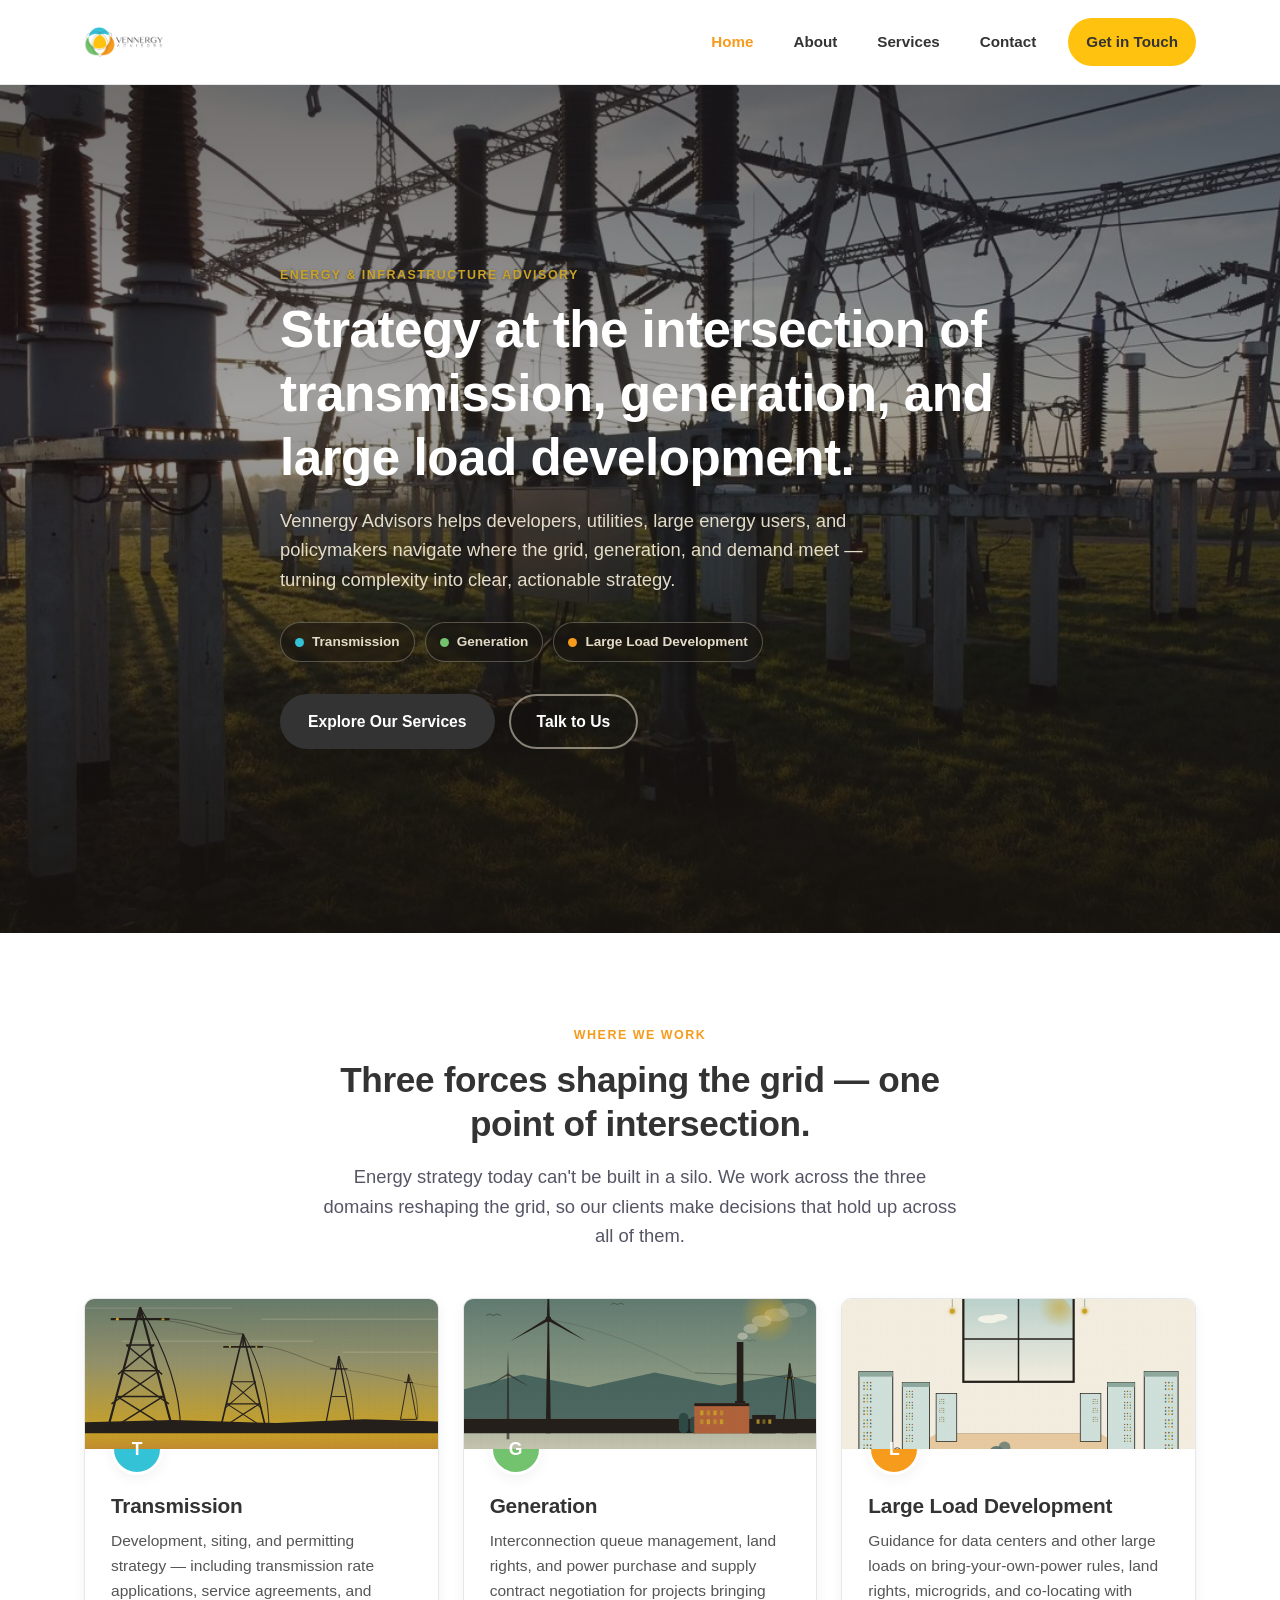
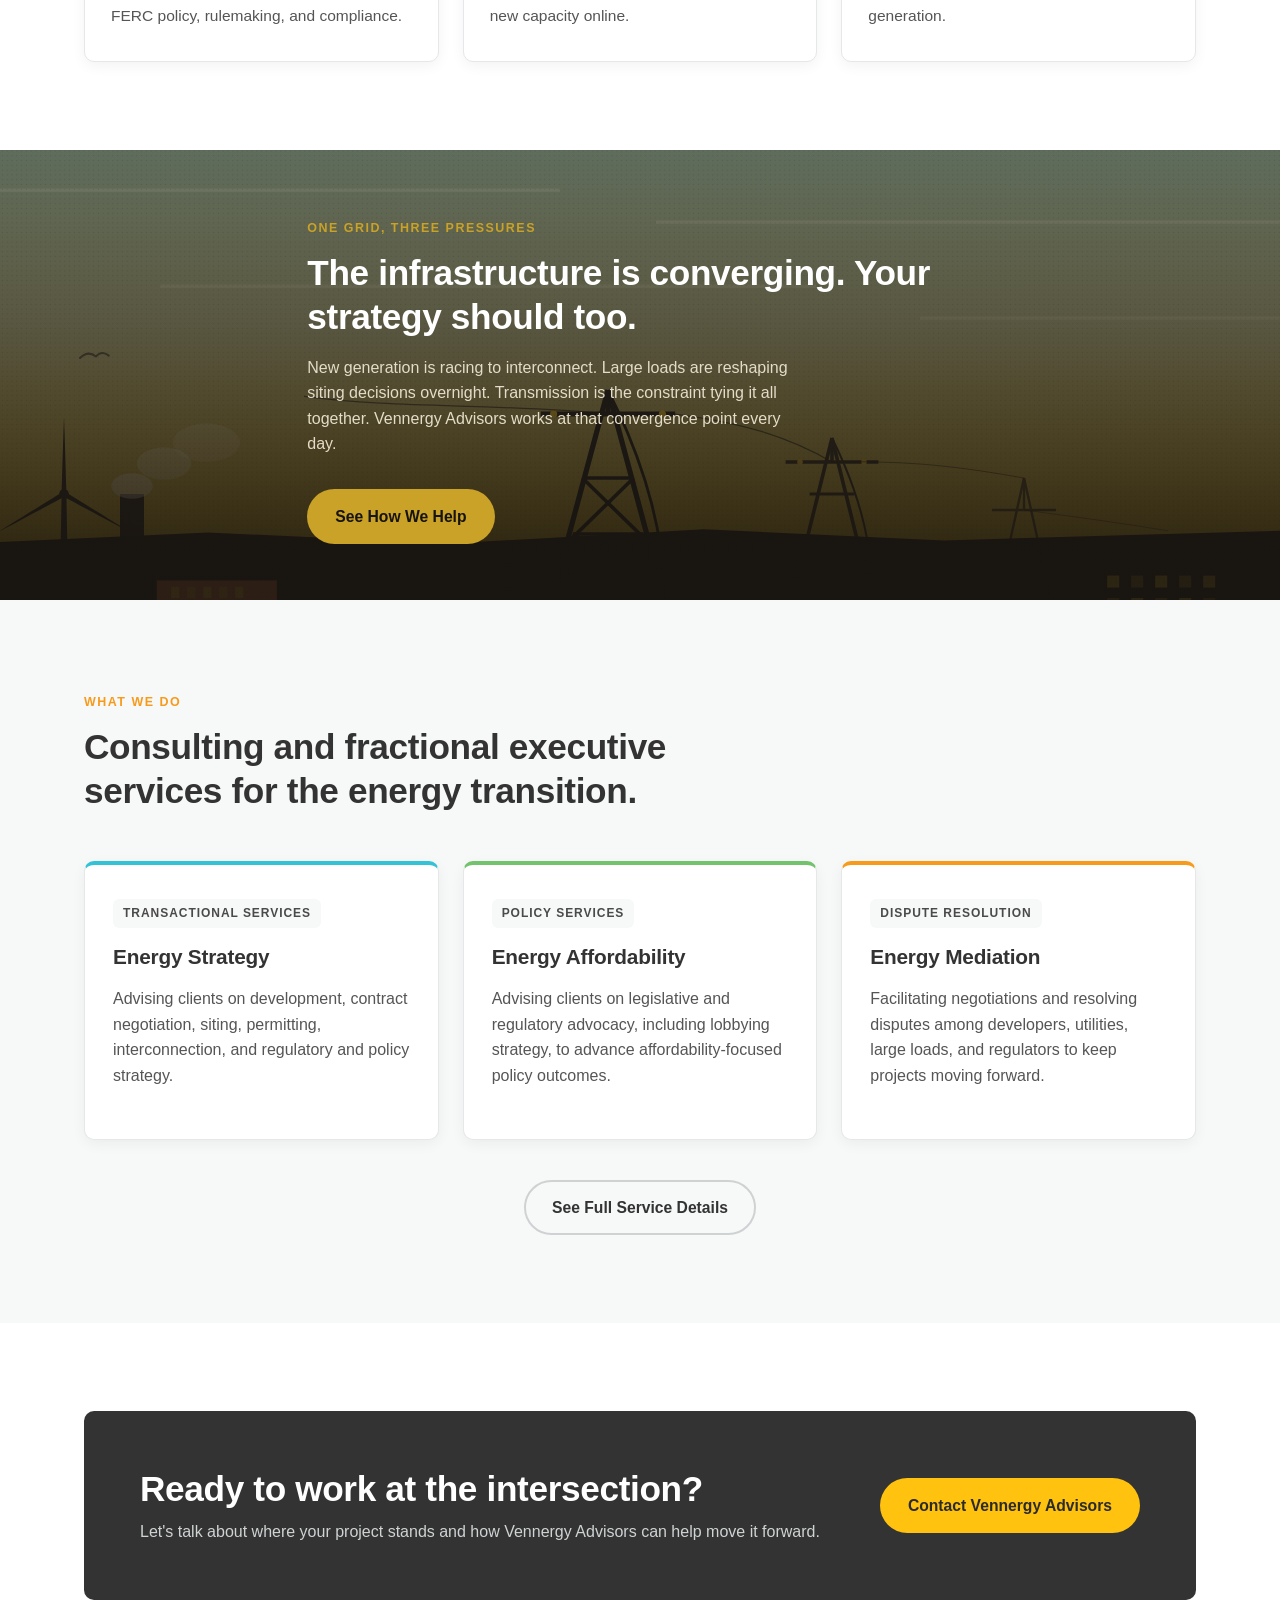
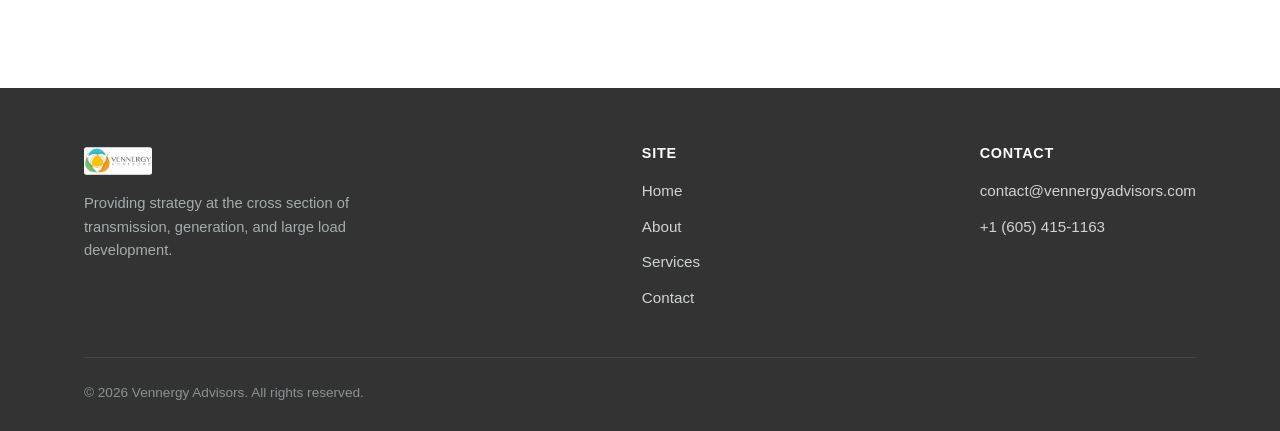
<file: index.html>
<!doctype html>
<html lang="en">
<head>
<meta charset="UTF-8">
<meta name="viewport" content="width=device-width, initial-scale=1.0">
<title>Vennergy Advisors | Strategy at the Intersection of Energy</title>
<meta name="description" content="Vennergy Advisors provides strategy at the cross section of transmission, generation, and large load development.">
<link rel="icon" type="image/png" href="assets/images/Vennergy_1500_Solo_Transparent.png">
<link rel="stylesheet" href="css/styles.css">
</head>
<body>

<header class="site-header">
  <div class="container">
    <a href="index.html" class="brand">
      <img src="assets/images/Vennergy_3000_Horiz_Transparent.png" alt="Vennergy Advisors">
    </a>
    <button class="nav-toggle" aria-label="Toggle navigation" aria-expanded="false">
      <span></span><span></span><span></span>
    </button>
    <nav class="main-nav">
      <ul>
        <li><a href="index.html" class="active">Home</a></li>
        <li><a href="about.html">About</a></li>
        <li><a href="services.html">Services</a></li>
        <li><a href="contact.html">Contact</a></li>
        <li><a href="contact.html" class="btn btn-accent">Get in Touch</a></li>
      </ul>
    </nav>
  </div>
</header>

<section class="hero hero-video">
  <video class="hero-video-bg" autoplay muted loop playsinline poster="assets/images/hero-poster.jpg">
    <source src="assets/video/transmission-hero.mp4" type="video/mp4">
  </video>
  <div class="hero-video-overlay"></div>
  <div class="container">
    <div class="hero-inner">
      <span class="eyebrow">Energy &amp; Infrastructure Advisory</span>
      <h1>Strategy at the intersection of transmission, generation, and large load development.</h1>
      <p class="lede">Vennergy Advisors helps developers, utilities, large energy users, and policymakers navigate where the grid, generation, and demand meet &mdash; turning complexity into clear, actionable strategy.</p>
      <div class="hero-badges">
        <span class="badge"><span class="dot dot-teal"></span>Transmission</span>
        <span class="badge"><span class="dot dot-green"></span>Generation</span>
        <span class="badge"><span class="dot dot-orange"></span>Large Load Development</span>
      </div>
      <div class="hero-cta">
        <a href="services.html" class="btn btn-primary">Explore Our Services</a>
        <a href="contact.html" class="btn btn-outline">Talk to Us</a>
      </div>
    </div>
  </div>
</section>

<section>
  <div class="container">
    <div class="section-head center">
      <span class="eyebrow">Where We Work</span>
      <h2>Three forces shaping the grid &mdash; one point of intersection.</h2>
      <p class="lede" style="margin-left:auto;margin-right:auto;">Energy strategy today can't be built in a silo. We work across the three domains reshaping the grid, so our clients make decisions that hold up across all of them.</p>
    </div>
    <div class="pillars">
      <div class="pillar">
        <img class="pillar-photo" src="energy-illustrations/electric-transmission.svg" alt="">
        <div class="pillar-body">
          <div class="ring ring-teal">T</div>
          <h3>Transmission</h3>
          <p>Development, siting, and permitting strategy &mdash; including transmission rate applications, service agreements, and FERC policy, rulemaking, and compliance.</p>
        </div>
      </div>
      <div class="pillar">
        <img class="pillar-photo" src="energy-illustrations/power-generation.svg" alt="">
        <div class="pillar-body">
          <div class="ring ring-green">G</div>
          <h3>Generation</h3>
          <p>Interconnection queue management, land rights, and power purchase and supply contract negotiation for projects bringing new capacity online.</p>
        </div>
      </div>
      <div class="pillar">
        <img class="pillar-photo" src="energy-illustrations/data-center.svg" alt="">
        <div class="pillar-body">
          <div class="ring ring-orange">L</div>
          <h3>Large Load Development</h3>
          <p>Guidance for data centers and other large loads on bring-your-own-power rules, land rights, microgrids, and co-locating with generation.</p>
        </div>
      </div>
    </div>
  </div>
</section>

<section class="duotone">
  <img class="duotone-bg" src="energy-illustrations/grid-convergence.svg" alt="">
  <div class="duotone-overlay"></div>
  <div class="container duotone-content">
    <span class="eyebrow">One Grid, Three Pressures</span>
    <h2>The infrastructure is converging. Your strategy should too.</h2>
    <p>New generation is racing to interconnect. Large loads are reshaping siting decisions overnight. Transmission is the constraint tying it all together. Vennergy Advisors works at that convergence point every day.</p>
    <div class="hero-cta">
      <a href="services.html" class="btn btn-accent">See How We Help</a>
    </div>
  </div>
</section>

<section class="section-alt">
  <div class="container">
    <div class="section-head">
      <span class="eyebrow">What We Do</span>
      <h2>Consulting and fractional executive services for the energy transition.</h2>
    </div>
    <div class="services-grid">
      <div class="service-card">
        <span class="tag">Transactional Services</span>
        <h3>Energy Strategy</h3>
        <p>Advising clients on development, contract negotiation, siting, permitting, interconnection, and regulatory and policy strategy.</p>
      </div>
      <div class="service-card card-green">
        <span class="tag">Policy Services</span>
        <h3>Energy Affordability</h3>
        <p>Advising clients on legislative and regulatory advocacy, including lobbying strategy, to advance affordability-focused policy outcomes.</p>
      </div>
      <div class="service-card card-orange">
        <span class="tag">Dispute Resolution</span>
        <h3>Energy Mediation</h3>
        <p>Facilitating negotiations and resolving disputes among developers, utilities, large loads, and regulators to keep projects moving forward.</p>
      </div>
    </div>
    <div style="text-align:center; margin-top: 40px;">
      <a href="services.html" class="btn btn-outline">See Full Service Details</a>
    </div>
  </div>
</section>

<section>
  <div class="container">
    <div class="cta-band">
      <div>
        <h2>Ready to work at the intersection?</h2>
        <p>Let's talk about where your project stands and how Vennergy Advisors can help move it forward.</p>
      </div>
      <a href="contact.html" class="btn btn-accent">Contact Vennergy Advisors</a>
    </div>
  </div>
</section>

<footer class="site-footer">
  <div class="container">
    <div class="footer-top">
      <div class="footer-brand">
        <img src="assets/images/Vennergy_3000_Horiz_White.png" alt="Vennergy Advisors">
        <p>Providing strategy at the cross section of transmission, generation, and large load development.</p>
      </div>
      <div class="footer-col">
        <h4>Site</h4>
        <ul>
          <li><a href="index.html">Home</a></li>
          <li><a href="about.html">About</a></li>
          <li><a href="services.html">Services</a></li>
          <li><a href="contact.html">Contact</a></li>
        </ul>
      </div>
      <div class="footer-col">
        <h4>Contact</h4>
        <ul>
          <li><a href="mailto:contact@vennergyadvisors.com">contact@vennergyadvisors.com</a></li>
          <li><a href="tel:+16054151163">+1 (605) 415-1163</a></li>
        </ul>
      </div>
    </div>
    <div class="footer-bottom">
      <span>&copy; <span id="year"></span> Vennergy Advisors. All rights reserved.</span>
    </div>
  </div>
</footer>

<script src="js/main.js"></script>
</body>
</html>
</file>
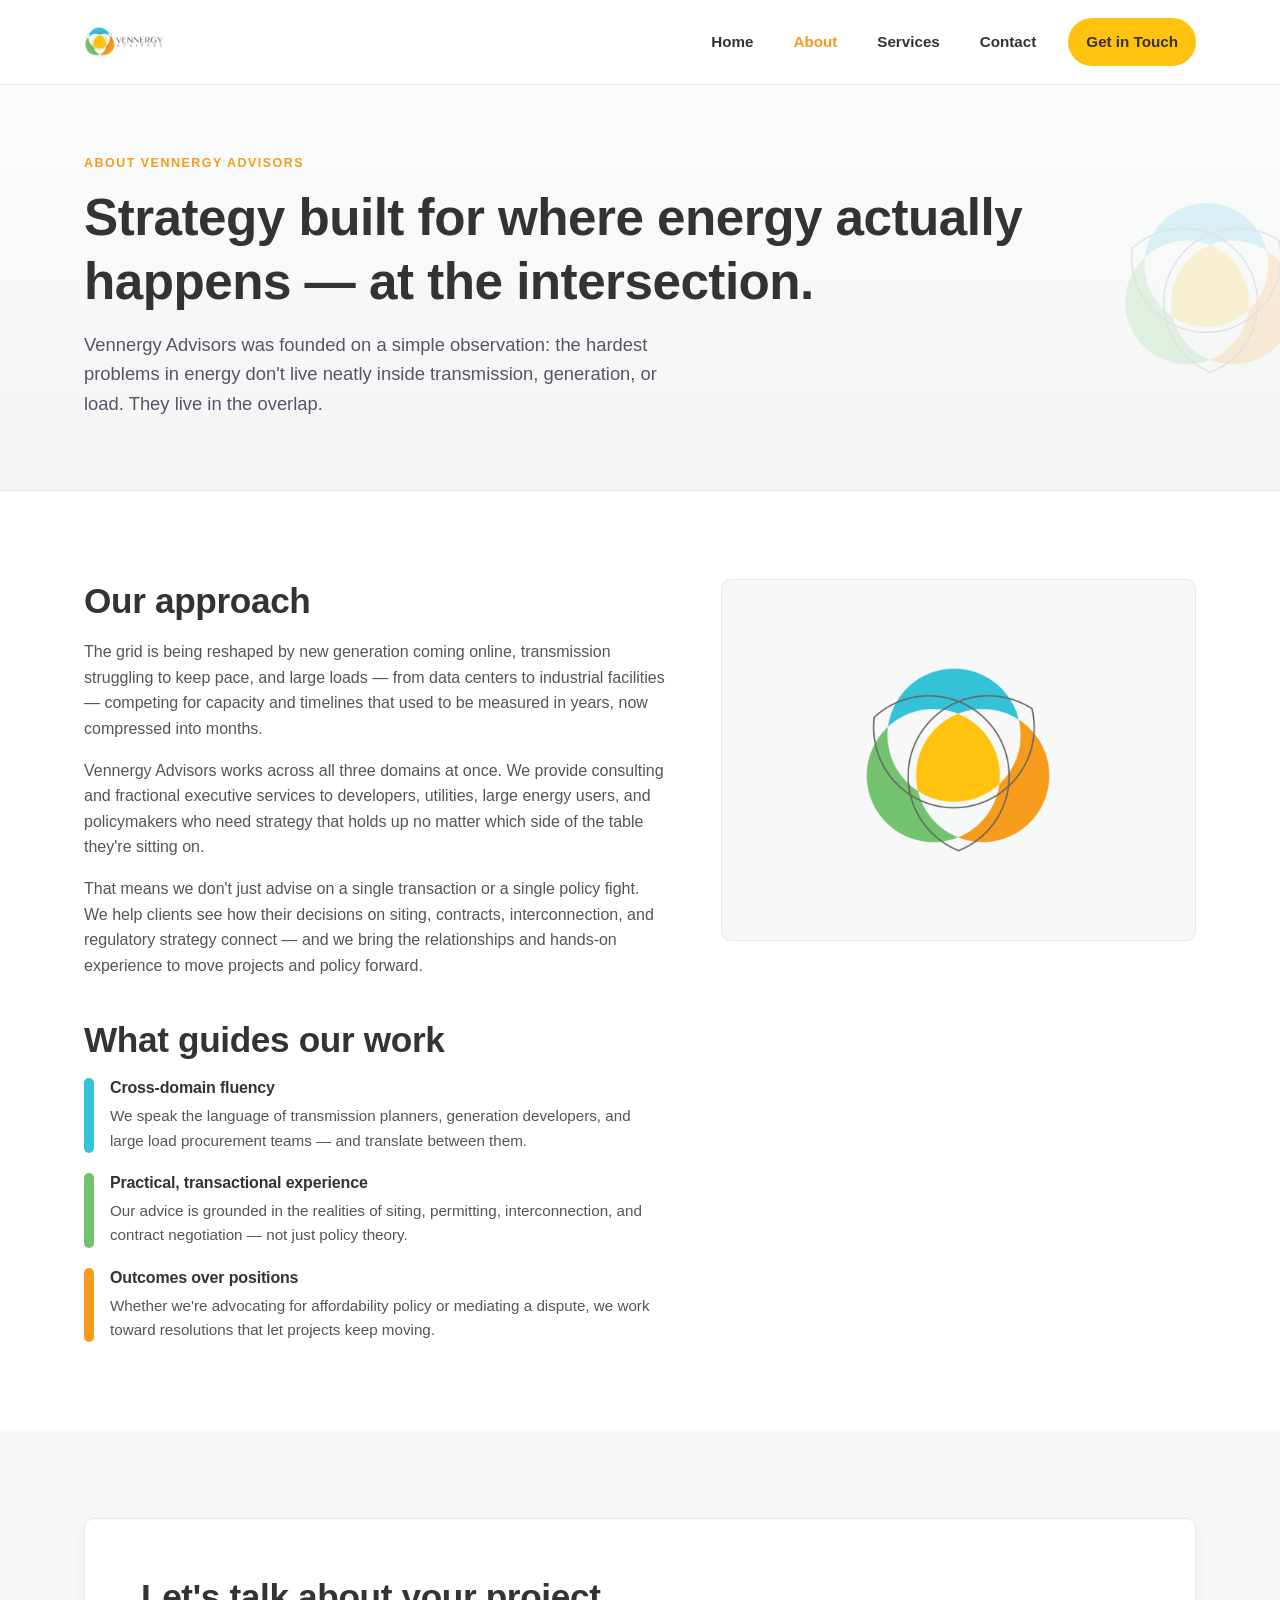
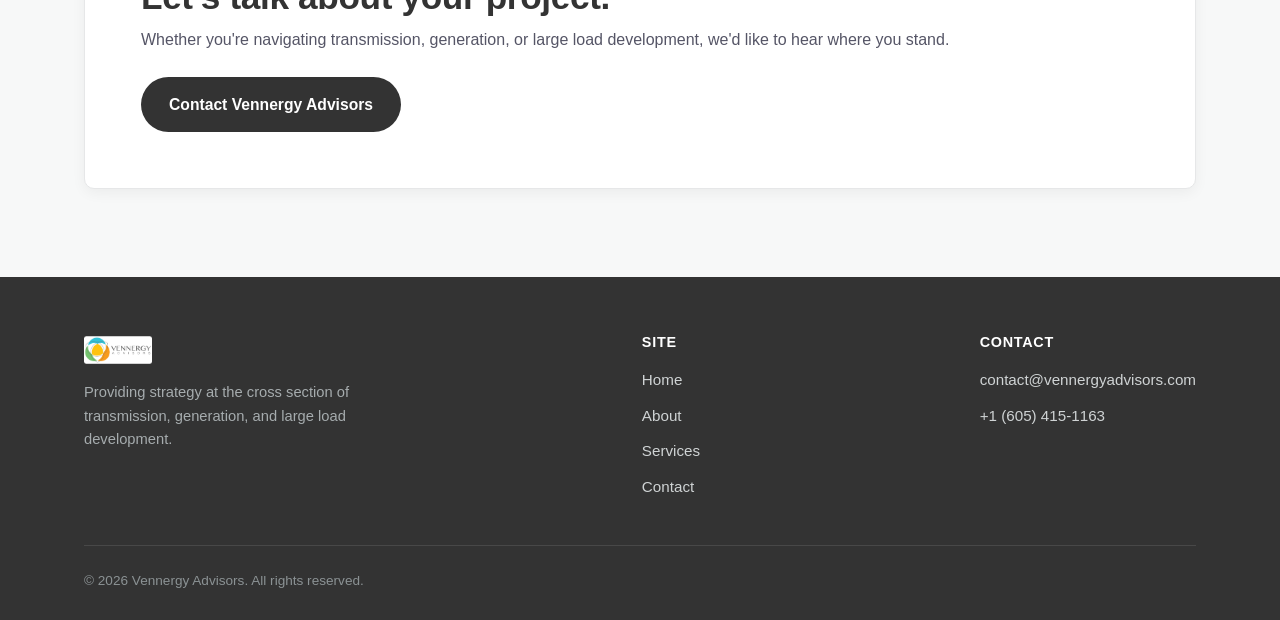
<file: about.html>
<!doctype html>
<html lang="en">
<head>
<meta charset="UTF-8">
<meta name="viewport" content="width=device-width, initial-scale=1.0">
<title>About | Vennergy Advisors</title>
<meta name="description" content="Vennergy Advisors provides strategy at the cross section of transmission, generation, and large load development.">
<link rel="icon" type="image/png" href="assets/images/Vennergy_1500_Solo_Transparent.png">
<link rel="stylesheet" href="css/styles.css">
</head>
<body>

<header class="site-header">
  <div class="container">
    <a href="index.html" class="brand">
      <img src="assets/images/Vennergy_3000_Horiz_Transparent.png" alt="Vennergy Advisors">
    </a>
    <button class="nav-toggle" aria-label="Toggle navigation" aria-expanded="false">
      <span></span><span></span><span></span>
    </button>
    <nav class="main-nav">
      <ul>
        <li><a href="index.html">Home</a></li>
        <li><a href="about.html" class="active">About</a></li>
        <li><a href="services.html">Services</a></li>
        <li><a href="contact.html">Contact</a></li>
        <li><a href="contact.html" class="btn btn-accent">Get in Touch</a></li>
      </ul>
    </nav>
  </div>
</header>

<section class="page-header">
  <img class="page-header-mark" src="assets/images/Vennergy_1500_Solo_Transparent.png" alt="">
  <div class="container">
    <span class="eyebrow">About Vennergy Advisors</span>
    <h1>Strategy built for where energy actually happens &mdash; at the intersection.</h1>
    <p class="lede">Vennergy Advisors was founded on a simple observation: the hardest problems in energy don't live neatly inside transmission, generation, or load. They live in the overlap.</p>
  </div>
</section>

<section>
  <div class="container">
    <div class="about-grid">
      <div>
        <h2>Our approach</h2>
        <p>The grid is being reshaped by new generation coming online, transmission struggling to keep pace, and large loads &mdash; from data centers to industrial facilities &mdash; competing for capacity and timelines that used to be measured in years, now compressed into months.</p>
        <p>Vennergy Advisors works across all three domains at once. We provide consulting and fractional executive services to developers, utilities, large energy users, and policymakers who need strategy that holds up no matter which side of the table they're sitting on.</p>
        <p>That means we don't just advise on a single transaction or a single policy fight. We help clients see how their decisions on siting, contracts, interconnection, and regulatory strategy connect &mdash; and we bring the relationships and hands-on experience to move projects and policy forward.</p>

        <h2 style="margin-top:40px;">What guides our work</h2>
        <div class="value-list">
          <div class="value-item">
            <div class="swatch" style="background: var(--teal);"></div>
            <div>
              <h4>Cross-domain fluency</h4>
              <p>We speak the language of transmission planners, generation developers, and large load procurement teams &mdash; and translate between them.</p>
            </div>
          </div>
          <div class="value-item">
            <div class="swatch" style="background: var(--green);"></div>
            <div>
              <h4>Practical, transactional experience</h4>
              <p>Our advice is grounded in the realities of siting, permitting, interconnection, and contract negotiation &mdash; not just policy theory.</p>
            </div>
          </div>
          <div class="value-item">
            <div class="swatch" style="background: var(--orange);"></div>
            <div>
              <h4>Outcomes over positions</h4>
              <p>Whether we're advocating for affordability policy or mediating a dispute, we work toward resolutions that let projects keep moving.</p>
            </div>
          </div>
        </div>
      </div>

      <div class="venn-figure">
        <img src="assets/images/Vennergy_1500_Solo_Transparent.png" alt="Vennergy Advisors mark">
      </div>
    </div>
  </div>
</section>

<section class="section-alt">
  <div class="container">
    <div class="cta-band" style="background:#fff; border:1px solid var(--line); box-shadow: var(--shadow-sm);">
      <div>
        <h2 style="color:var(--charcoal-dark);">Let's talk about your project.</h2>
        <p style="color:#556;">Whether you're navigating transmission, generation, or large load development, we'd like to hear where you stand.</p>
      </div>
      <a href="contact.html" class="btn btn-primary">Contact Vennergy Advisors</a>
    </div>
  </div>
</section>

<footer class="site-footer">
  <div class="container">
    <div class="footer-top">
      <div class="footer-brand">
        <img src="assets/images/Vennergy_3000_Horiz_White.png" alt="Vennergy Advisors">
        <p>Providing strategy at the cross section of transmission, generation, and large load development.</p>
      </div>
      <div class="footer-col">
        <h4>Site</h4>
        <ul>
          <li><a href="index.html">Home</a></li>
          <li><a href="about.html">About</a></li>
          <li><a href="services.html">Services</a></li>
          <li><a href="contact.html">Contact</a></li>
        </ul>
      </div>
      <div class="footer-col">
        <h4>Contact</h4>
        <ul>
          <li><a href="mailto:contact@vennergyadvisors.com">contact@vennergyadvisors.com</a></li>
          <li><a href="tel:+16054151163">+1 (605) 415-1163</a></li>
        </ul>
      </div>
    </div>
    <div class="footer-bottom">
      <span>&copy; <span id="year"></span> Vennergy Advisors. All rights reserved.</span>
    </div>
  </div>
</footer>

<script src="js/main.js"></script>
</body>
</html>
</file>
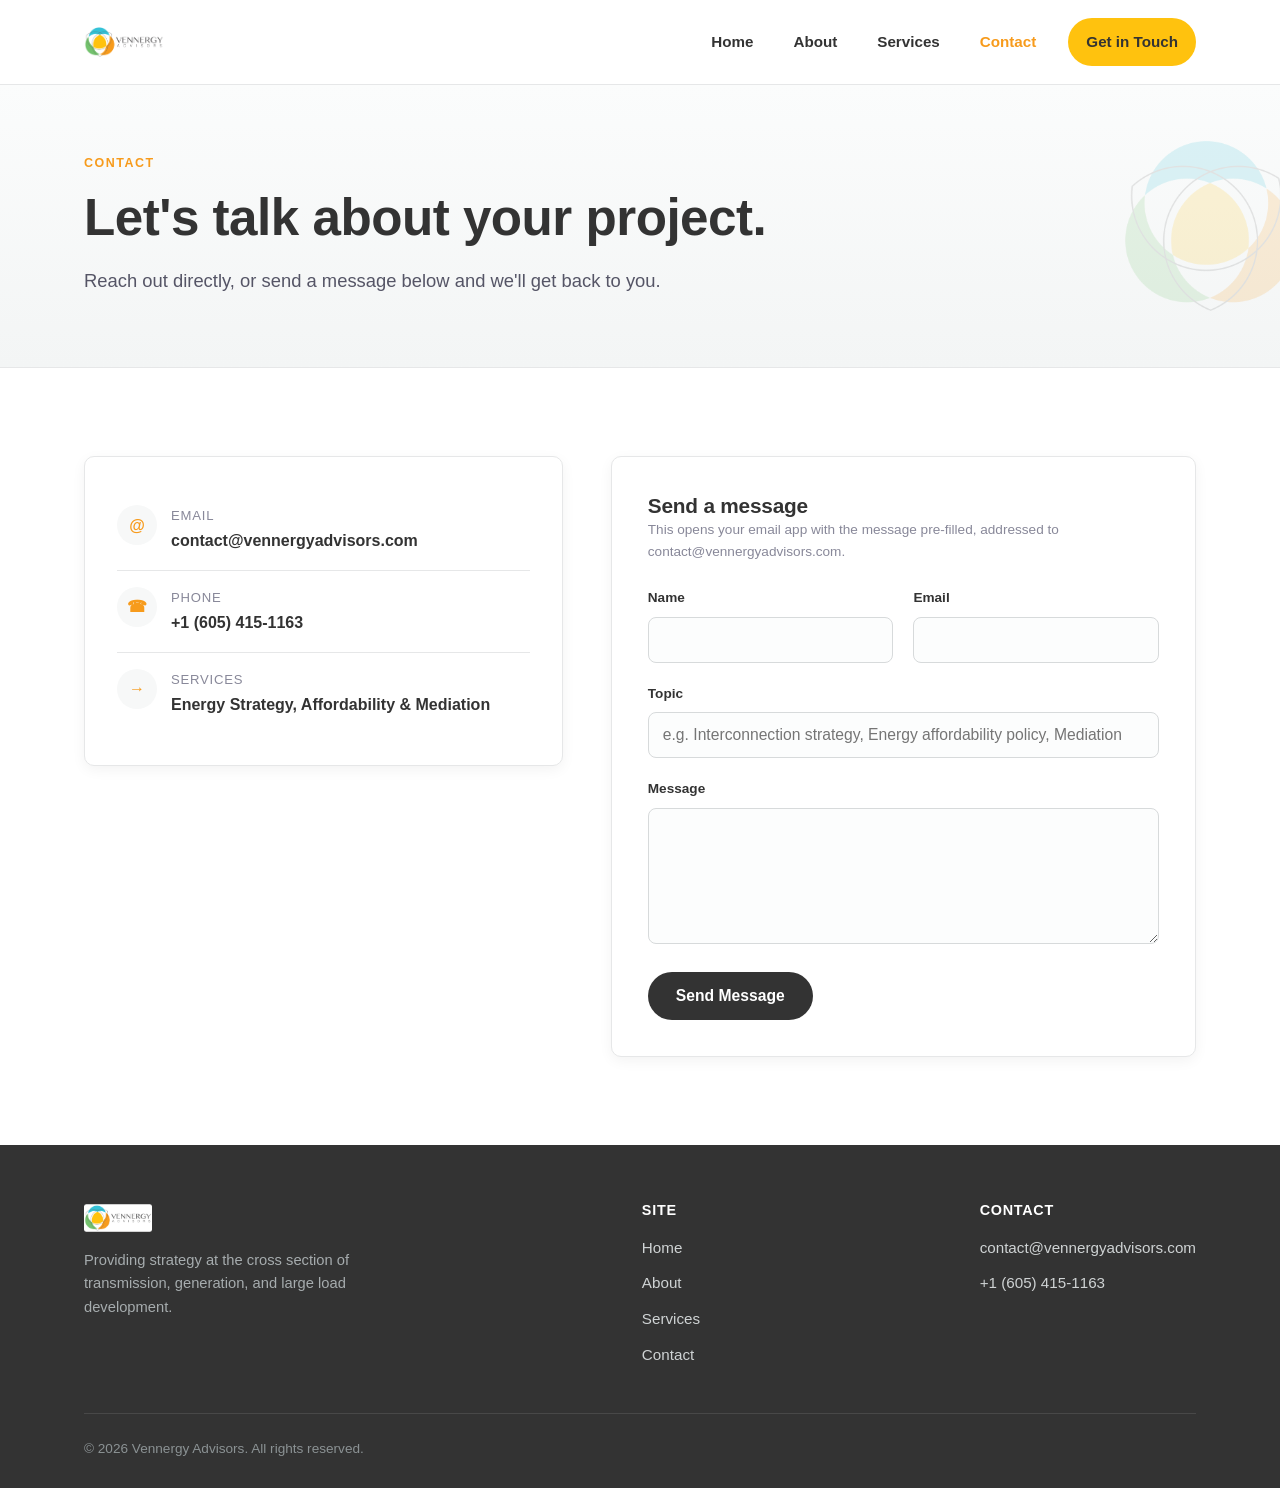
<file: contact.html>
<!doctype html>
<html lang="en">
<head>
<meta charset="UTF-8">
<meta name="viewport" content="width=device-width, initial-scale=1.0">
<title>Contact | Vennergy Advisors</title>
<meta name="description" content="Get in touch with Vennergy Advisors.">
<link rel="icon" type="image/png" href="assets/images/Vennergy_1500_Solo_Transparent.png">
<link rel="stylesheet" href="css/styles.css">
</head>
<body>

<header class="site-header">
  <div class="container">
    <a href="index.html" class="brand">
      <img src="assets/images/Vennergy_3000_Horiz_Transparent.png" alt="Vennergy Advisors">
    </a>
    <button class="nav-toggle" aria-label="Toggle navigation" aria-expanded="false">
      <span></span><span></span><span></span>
    </button>
    <nav class="main-nav">
      <ul>
        <li><a href="index.html">Home</a></li>
        <li><a href="about.html">About</a></li>
        <li><a href="services.html">Services</a></li>
        <li><a href="contact.html" class="active">Contact</a></li>
        <li><a href="contact.html" class="btn btn-accent">Get in Touch</a></li>
      </ul>
    </nav>
  </div>
</header>

<section class="page-header">
  <img class="page-header-mark" src="assets/images/Vennergy_1500_Solo_Transparent.png" alt="">
  <div class="container">
    <span class="eyebrow">Contact</span>
    <h1>Let's talk about your project.</h1>
    <p class="lede">Reach out directly, or send a message below and we'll get back to you.</p>
  </div>
</section>

<section>
  <div class="container">
    <div class="contact-grid">

      <div class="contact-card">
        <div class="contact-row">
          <div class="ico">@</div>
          <div>
            <div class="label">Email</div>
            <a href="mailto:contact@vennergyadvisors.com">contact@vennergyadvisors.com</a>
          </div>
        </div>
        <div class="contact-row">
          <div class="ico">&#9742;</div>
          <div>
            <div class="label">Phone</div>
            <a href="tel:+16054151163">+1 (605) 415-1163</a>
          </div>
        </div>
        <div class="contact-row">
          <div class="ico">&#8594;</div>
          <div>
            <div class="label">Services</div>
            <a href="services.html">Energy Strategy, Affordability &amp; Mediation</a>
          </div>
        </div>
      </div>

      <div class="form-card">
        <h3 style="margin-bottom:6px;">Send a message</h3>
        <p class="form-note" style="margin-bottom:24px;">This opens your email app with the message pre-filled, addressed to contact@vennergyadvisors.com.</p>
        <form action="mailto:contact@vennergyadvisors.com" method="post" enctype="text/plain">
          <div class="form-two">
            <div class="form-row">
              <label for="name">Name</label>
              <input type="text" id="name" name="Name" required>
            </div>
            <div class="form-row">
              <label for="email">Email</label>
              <input type="email" id="email" name="Email" required>
            </div>
          </div>
          <div class="form-row">
            <label for="topic">Topic</label>
            <input type="text" id="topic" name="Topic" placeholder="e.g. Interconnection strategy, Energy affordability policy, Mediation">
          </div>
          <div class="form-row">
            <label for="message">Message</label>
            <textarea id="message" name="Message" rows="6" required></textarea>
          </div>
          <button type="submit" class="btn btn-primary">Send Message</button>
        </form>
      </div>

    </div>
  </div>
</section>

<footer class="site-footer">
  <div class="container">
    <div class="footer-top">
      <div class="footer-brand">
        <img src="assets/images/Vennergy_3000_Horiz_White.png" alt="Vennergy Advisors">
        <p>Providing strategy at the cross section of transmission, generation, and large load development.</p>
      </div>
      <div class="footer-col">
        <h4>Site</h4>
        <ul>
          <li><a href="index.html">Home</a></li>
          <li><a href="about.html">About</a></li>
          <li><a href="services.html">Services</a></li>
          <li><a href="contact.html">Contact</a></li>
        </ul>
      </div>
      <div class="footer-col">
        <h4>Contact</h4>
        <ul>
          <li><a href="mailto:contact@vennergyadvisors.com">contact@vennergyadvisors.com</a></li>
          <li><a href="tel:+16054151163">+1 (605) 415-1163</a></li>
        </ul>
      </div>
    </div>
    <div class="footer-bottom">
      <span>&copy; <span id="year"></span> Vennergy Advisors. All rights reserved.</span>
    </div>
  </div>
</footer>

<script src="js/main.js"></script>
</body>
</html>
</file>
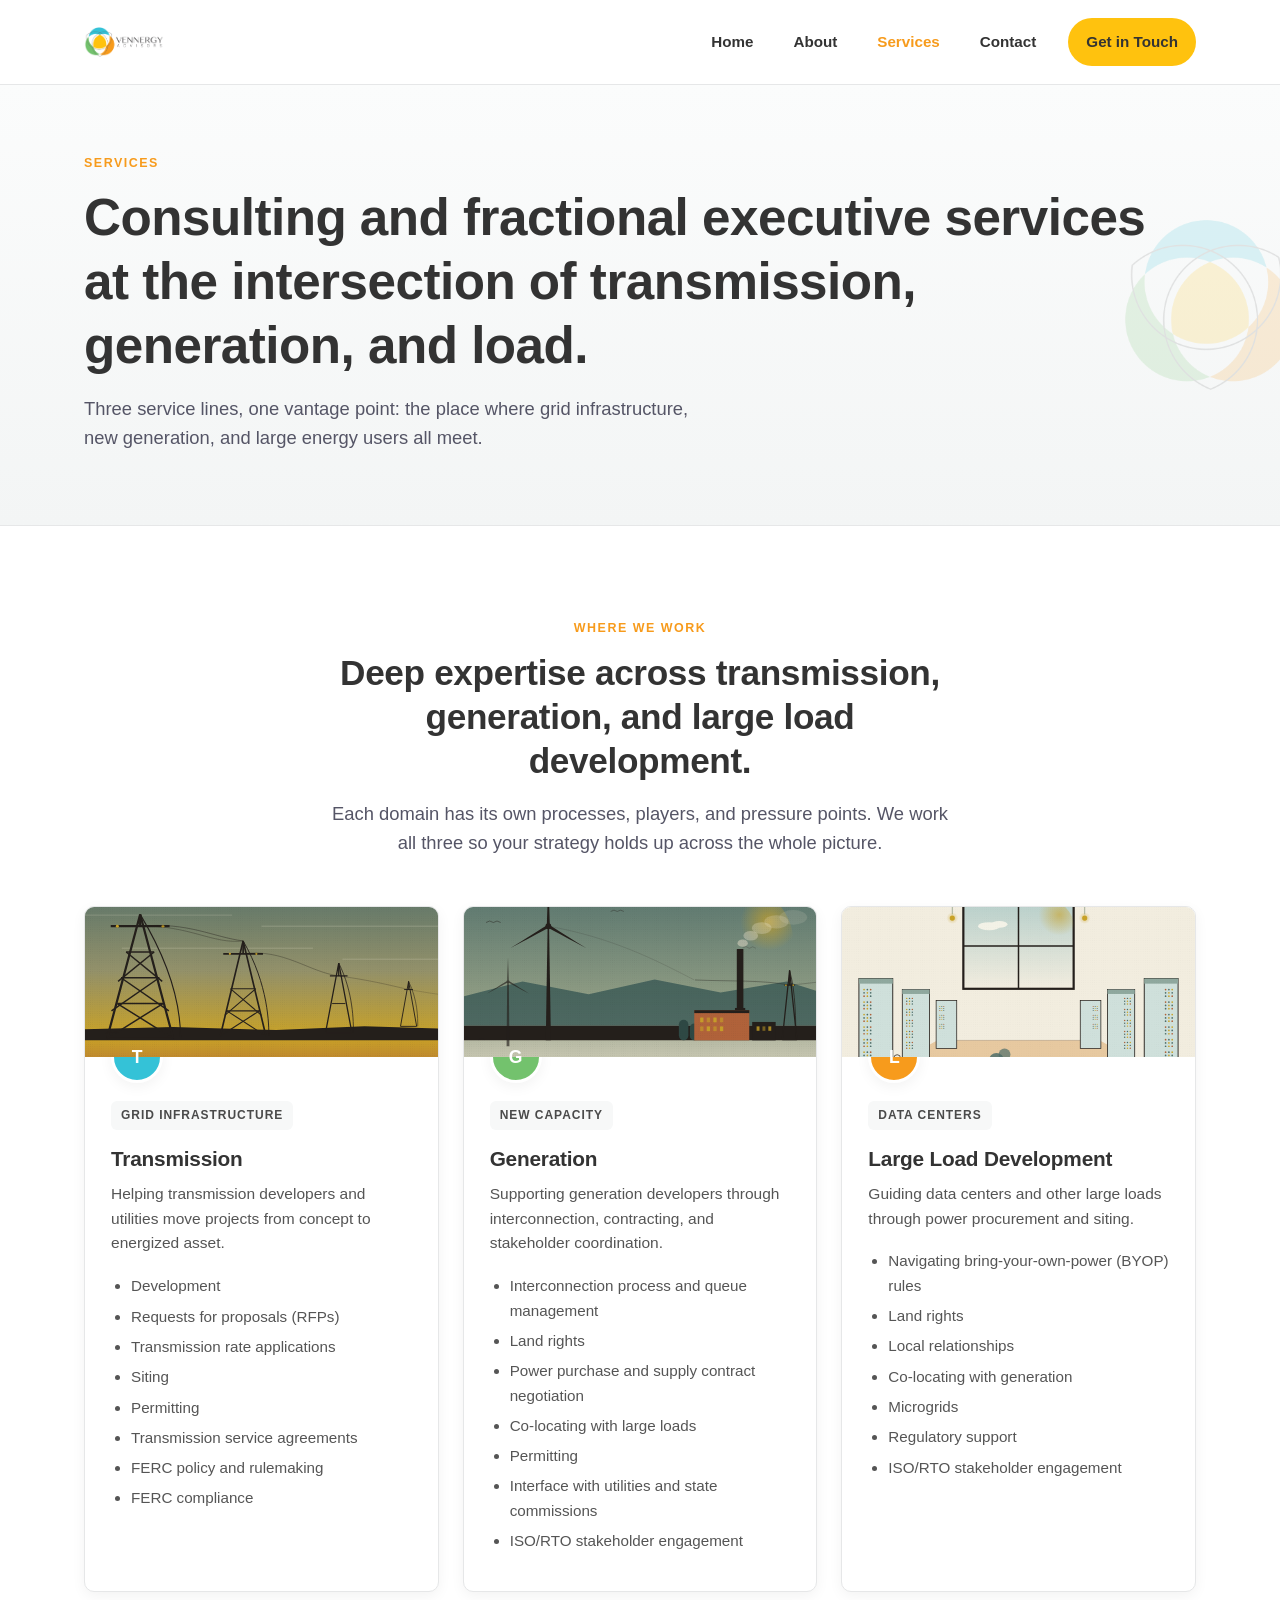
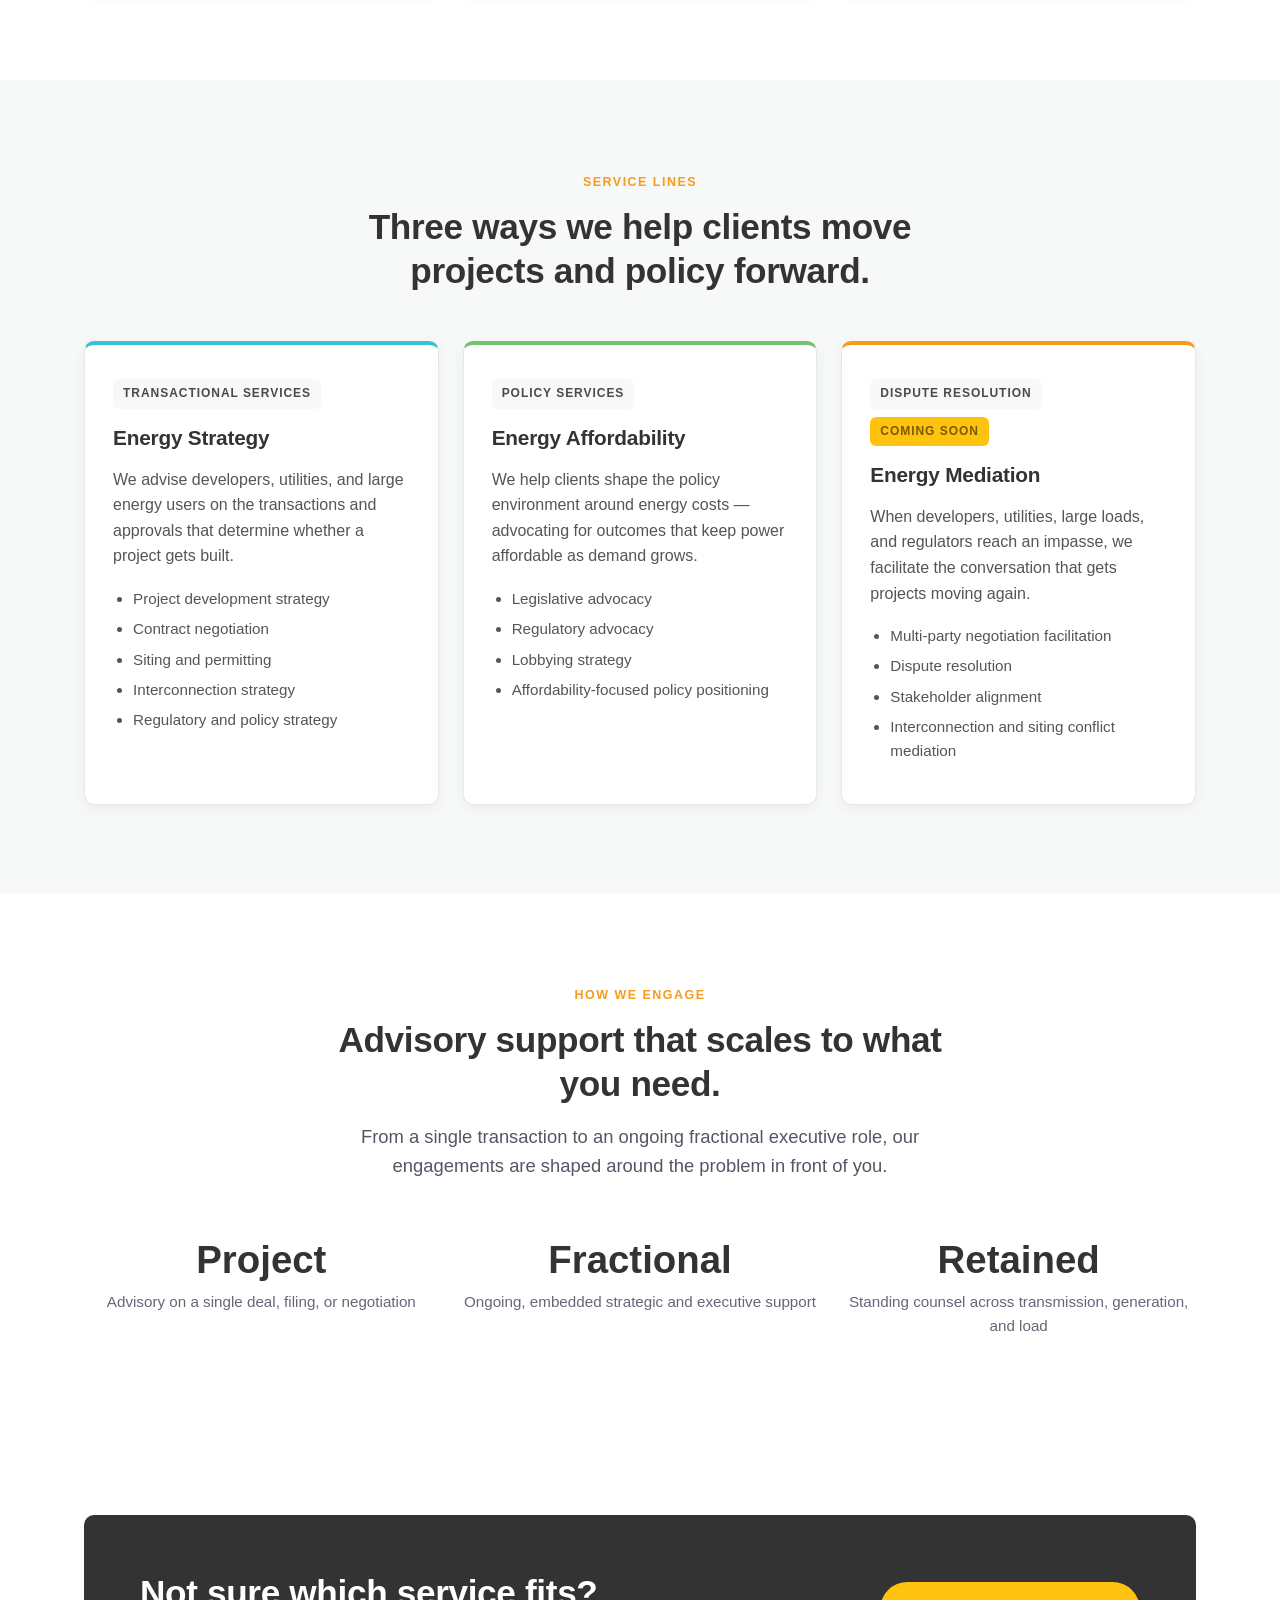
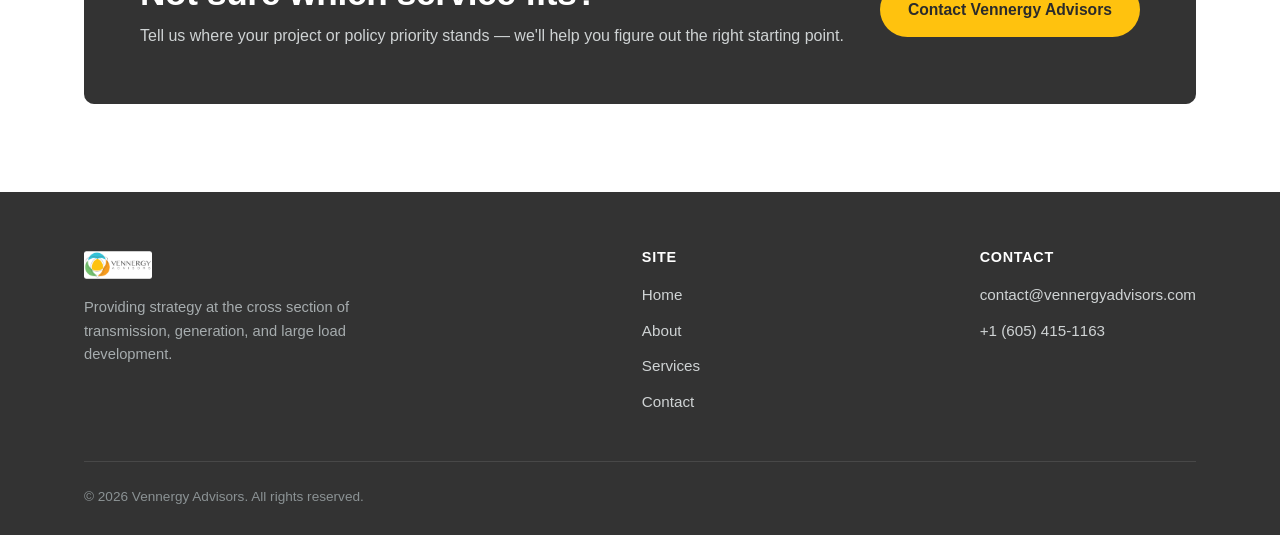
<file: services.html>
<!doctype html>
<html lang="en">
<head>
<meta charset="UTF-8">
<meta name="viewport" content="width=device-width, initial-scale=1.0">
<title>Services | Vennergy Advisors</title>
<meta name="description" content="Consulting and fractional executive services at the intersection of transmission, generation, and load: Energy Strategy, Energy Affordability, and Energy Mediation.">
<link rel="icon" type="image/png" href="assets/images/Vennergy_1500_Solo_Transparent.png">
<link rel="stylesheet" href="css/styles.css">
</head>
<body>

<header class="site-header">
  <div class="container">
    <a href="index.html" class="brand">
      <img src="assets/images/Vennergy_3000_Horiz_Transparent.png" alt="Vennergy Advisors">
    </a>
    <button class="nav-toggle" aria-label="Toggle navigation" aria-expanded="false">
      <span></span><span></span><span></span>
    </button>
    <nav class="main-nav">
      <ul>
        <li><a href="index.html">Home</a></li>
        <li><a href="about.html">About</a></li>
        <li><a href="services.html" class="active">Services</a></li>
        <li><a href="contact.html">Contact</a></li>
        <li><a href="contact.html" class="btn btn-accent">Get in Touch</a></li>
      </ul>
    </nav>
  </div>
</header>

<section class="page-header">
  <img class="page-header-mark" src="assets/images/Vennergy_1500_Solo_Transparent.png" alt="">
  <div class="container">
    <span class="eyebrow">Services</span>
    <h1>Consulting and fractional executive services at the intersection of transmission, generation, and load.</h1>
    <p class="lede">Three service lines, one vantage point: the place where grid infrastructure, new generation, and large energy users all meet.</p>
  </div>
</section>

<section>
  <div class="container">
    <div class="section-head center">
      <span class="eyebrow">Where We Work</span>
      <h2>Deep expertise across transmission, generation, and large load development.</h2>
      <p class="lede" style="margin-left:auto;margin-right:auto;">Each domain has its own processes, players, and pressure points. We work all three so your strategy holds up across the whole picture.</p>
    </div>
    <div class="pillars">

      <div class="pillar" id="transmission">
        <img class="pillar-photo" src="energy-illustrations/electric-transmission.svg" alt="">
        <div class="pillar-body">
          <div class="ring ring-teal">T</div>
          <span class="tag">Grid Infrastructure</span>
          <h3>Transmission</h3>
          <p>Helping transmission developers and utilities move projects from concept to energized asset.</p>
          <ul>
            <li>Development</li>
            <li>Requests for proposals (RFPs)</li>
            <li>Transmission rate applications</li>
            <li>Siting</li>
            <li>Permitting</li>
            <li>Transmission service agreements</li>
            <li>FERC policy and rulemaking</li>
            <li>FERC compliance</li>
          </ul>
        </div>
      </div>

      <div class="pillar" id="generation">
        <img class="pillar-photo" src="energy-illustrations/power-generation.svg" alt="">
        <div class="pillar-body">
          <div class="ring ring-green">G</div>
          <span class="tag">New Capacity</span>
          <h3>Generation</h3>
          <p>Supporting generation developers through interconnection, contracting, and stakeholder coordination.</p>
          <ul>
            <li>Interconnection process and queue management</li>
            <li>Land rights</li>
            <li>Power purchase and supply contract negotiation</li>
            <li>Co-locating with large loads</li>
            <li>Permitting</li>
            <li>Interface with utilities and state commissions</li>
            <li>ISO/RTO stakeholder engagement</li>
          </ul>
        </div>
      </div>

      <div class="pillar" id="large-load">
        <img class="pillar-photo" src="energy-illustrations/data-center.svg" alt="">
        <div class="pillar-body">
          <div class="ring ring-orange">L</div>
          <span class="tag">Data Centers</span>
          <h3>Large Load Development</h3>
          <p>Guiding data centers and other large loads through power procurement and siting.</p>
          <ul>
            <li>Navigating bring-your-own-power (BYOP) rules</li>
            <li>Land rights</li>
            <li>Local relationships</li>
            <li>Co-locating with generation</li>
            <li>Microgrids</li>
            <li>Regulatory support</li>
            <li>ISO/RTO stakeholder engagement</li>
          </ul>
        </div>
      </div>

    </div>
  </div>
</section>

<section class="section-alt">
  <div class="container">
    <div class="section-head center">
      <span class="eyebrow">Service Lines</span>
      <h2>Three ways we help clients move projects and policy forward.</h2>
    </div>
    <div class="services-grid">

      <div class="service-card" id="strategy">
        <span class="tag">Transactional Services</span>
        <h3>Energy Strategy</h3>
        <p>We advise developers, utilities, and large energy users on the transactions and approvals that determine whether a project gets built.</p>
        <ul>
          <li>Project development strategy</li>
          <li>Contract negotiation</li>
          <li>Siting and permitting</li>
          <li>Interconnection strategy</li>
          <li>Regulatory and policy strategy</li>
        </ul>
      </div>

      <div class="service-card card-green" id="affordability">
        <span class="tag">Policy Services</span>
        <h3>Energy Affordability</h3>
        <p>We help clients shape the policy environment around energy costs &mdash; advocating for outcomes that keep power affordable as demand grows.</p>
        <ul>
          <li>Legislative advocacy</li>
          <li>Regulatory advocacy</li>
          <li>Lobbying strategy</li>
          <li>Affordability-focused policy positioning</li>
        </ul>
      </div>

      <div class="service-card card-orange" id="mediation">
        <div style="display:flex; align-items:center; gap:8px; flex-wrap:wrap; margin-bottom:16px;">
          <span class="tag" style="margin-bottom:0;">Dispute Resolution</span>
          <span class="badge-soon">Coming Soon</span>
        </div>
        <h3>Energy Mediation</h3>
        <p>When developers, utilities, large loads, and regulators reach an impasse, we facilitate the conversation that gets projects moving again.</p>
        <ul>
          <li>Multi-party negotiation facilitation</li>
          <li>Dispute resolution</li>
          <li>Stakeholder alignment</li>
          <li>Interconnection and siting conflict mediation</li>
        </ul>
      </div>

    </div>
  </div>
</section>

<section>
  <div class="container">
    <div class="section-head center">
      <span class="eyebrow">How We Engage</span>
      <h2>Advisory support that scales to what you need.</h2>
      <p class="lede" style="margin-left:auto;margin-right:auto;">From a single transaction to an ongoing fractional executive role, our engagements are shaped around the problem in front of you.</p>
    </div>
    <div class="stats">
      <div class="stat">
        <div class="num">Project</div>
        <div class="label">Advisory on a single deal, filing, or negotiation</div>
      </div>
      <div class="stat">
        <div class="num">Fractional</div>
        <div class="label">Ongoing, embedded strategic and executive support</div>
      </div>
      <div class="stat">
        <div class="num">Retained</div>
        <div class="label">Standing counsel across transmission, generation, and load</div>
      </div>
    </div>
  </div>
</section>

<section>
  <div class="container">
    <div class="cta-band">
      <div>
        <h2>Not sure which service fits?</h2>
        <p>Tell us where your project or policy priority stands &mdash; we'll help you figure out the right starting point.</p>
      </div>
      <a href="contact.html" class="btn btn-accent">Contact Vennergy Advisors</a>
    </div>
  </div>
</section>

<footer class="site-footer">
  <div class="container">
    <div class="footer-top">
      <div class="footer-brand">
        <img src="assets/images/Vennergy_3000_Horiz_White.png" alt="Vennergy Advisors">
        <p>Providing strategy at the cross section of transmission, generation, and large load development.</p>
      </div>
      <div class="footer-col">
        <h4>Site</h4>
        <ul>
          <li><a href="index.html">Home</a></li>
          <li><a href="about.html">About</a></li>
          <li><a href="services.html">Services</a></li>
          <li><a href="contact.html">Contact</a></li>
        </ul>
      </div>
      <div class="footer-col">
        <h4>Contact</h4>
        <ul>
          <li><a href="mailto:contact@vennergyadvisors.com">contact@vennergyadvisors.com</a></li>
          <li><a href="tel:+16054151163">+1 (605) 415-1163</a></li>
        </ul>
      </div>
    </div>
    <div class="footer-bottom">
      <span>&copy; <span id="year"></span> Vennergy Advisors. All rights reserved.</span>
    </div>
  </div>
</footer>

<script src="js/main.js"></script>
</body>
</html>
</file>
<file: css/styles.css>
/* ===== Vennergy Advisors — shared styles ===== */

:root {
  --teal: #34C2D7;
  --green: #73C26D;
  --orange: #F79B1C;
  --gold: #FFC20E;
  --charcoal: #4A4A4A;
  --charcoal-dark: #333333;
  --ink: #2B2B2B;
  --paper: #FFFFFF;
  --paper-alt: #F7F8F8;
  --line: #E6E7E8;
  --max-width: 1160px;
  --radius: 10px;
  --shadow: 0 10px 30px rgba(0, 0, 0, 0.06);
  --shadow-sm: 0 4px 14px rgba(0, 0, 0, 0.05);
}

* { box-sizing: border-box; }

html { scroll-behavior: smooth; }

body {
  margin: 0;
  font-family: "Segoe UI", -apple-system, BlinkMacSystemFont, "Helvetica Neue", Arial, sans-serif;
  color: var(--ink);
  background: var(--paper);
  line-height: 1.6;
  -webkit-font-smoothing: antialiased;
}

img { max-width: 100%; display: block; }

a { color: inherit; text-decoration: none; }

.container {
  max-width: var(--max-width);
  margin: 0 auto;
  padding: 0 24px;
}

h1, h2, h3, h4 {
  font-weight: 700;
  color: var(--charcoal-dark);
  line-height: 1.25;
  margin: 0 0 16px;
  letter-spacing: -0.01em;
}

h1 { font-size: clamp(2.1rem, 4vw, 3.2rem); }
h2 { font-size: clamp(1.6rem, 3vw, 2.2rem); }
h3 { font-size: 1.3rem; }

p { margin: 0 0 16px; color: #555; }

.eyebrow {
  display: inline-block;
  font-size: 0.78rem;
  font-weight: 700;
  letter-spacing: 0.12em;
  text-transform: uppercase;
  color: var(--orange);
  margin-bottom: 12px;
}

.lede {
  font-size: 1.15rem;
  color: #556;
  max-width: 62ch;
}

/* ---------- Buttons ---------- */
.btn {
  display: inline-flex;
  align-items: center;
  gap: 8px;
  padding: 13px 26px;
  border-radius: 999px;
  font-weight: 600;
  font-size: 0.98rem;
  border: 2px solid transparent;
  cursor: pointer;
  transition: transform 0.15s ease, box-shadow 0.15s ease, background 0.15s ease, color 0.15s ease;
}

.btn-primary {
  background: var(--charcoal-dark);
  color: #fff;
}
.btn-primary:hover { transform: translateY(-2px); box-shadow: var(--shadow-sm); background: #222; }

.btn-accent {
  background: var(--gold);
  color: #2B2B2B;
}
.btn-accent:hover { transform: translateY(-2px); box-shadow: 0 10px 24px rgba(255, 194, 14, 0.35); }

.btn-outline {
  background: transparent;
  border-color: #cfd2d3;
  color: var(--charcoal-dark);
}
.btn-outline:hover { border-color: var(--charcoal-dark); transform: translateY(-2px); }

.btn-outline-light {
  background: transparent;
  border-color: rgba(255,255,255,0.55);
  color: #fff;
}
.btn-outline-light:hover { border-color: #fff; background: rgba(255,255,255,0.08); }

/* ---------- Header ---------- */
.site-header {
  position: sticky;
  top: 0;
  z-index: 100;
  background: rgba(255, 255, 255, 0.92);
  backdrop-filter: saturate(180%) blur(10px);
  border-bottom: 1px solid var(--line);
}

.site-header .container {
  display: flex;
  align-items: center;
  justify-content: space-between;
  height: 84px;
}

.brand img { height: 40px; }

.nav-toggle {
  display: none;
  background: none;
  border: none;
  cursor: pointer;
  padding: 8px;
}
.nav-toggle span {
  display: block;
  width: 26px;
  height: 2px;
  background: var(--charcoal-dark);
  margin: 6px 0;
  transition: 0.2s;
}

.main-nav ul {
  list-style: none;
  display: flex;
  gap: 8px;
  margin: 0;
  padding: 0;
  align-items: center;
}

.main-nav a {
  padding: 10px 16px;
  border-radius: 999px;
  font-weight: 600;
  font-size: 0.95rem;
  color: var(--charcoal-dark);
  transition: background 0.15s ease, color 0.15s ease;
}

.main-nav a:hover { background: var(--paper-alt); }
.main-nav a.active { color: var(--orange); }

.main-nav .btn { margin-left: 8px; }

/* ---------- Hero ---------- */
.hero {
  position: relative;
  overflow: hidden;
  background: linear-gradient(180deg, #FBFCFC 0%, #F3F5F5 100%);
  border-bottom: 1px solid var(--line);
}

.hero .container {
  padding-top: 88px;
  padding-bottom: 96px;
  position: relative;
  z-index: 2;
}

.hero-inner { max-width: 720px; }

.hero-graphic {
  position: absolute;
  inset: 0;
  z-index: 1;
  pointer-events: none;
  overflow: hidden;
}

.hero-graphic img {
  position: absolute;
  top: 50%;
  right: -80px;
  width: 620px;
  max-width: none;
  transform: translateY(-50%);
  opacity: 0.94;
}

/* ---------- Hero video variant ---------- */
.hero-video {
  min-height: 680px;
  display: flex;
  align-items: center;
  border-bottom: none;
}

.hero-video-bg {
  position: absolute;
  inset: 0;
  z-index: 1;
  width: 100%;
  height: 100%;
  object-fit: cover;
  object-position: center 65%;
}

.hero-video-overlay {
  position: absolute;
  inset: 0;
  z-index: 2;
  background: linear-gradient(180deg, rgba(23,19,15,0.62) 0%, rgba(23,19,15,0.4) 38%, rgba(23,19,15,0.88) 100%);
}

.hero-video .container { z-index: 3; }
.hero-video .eyebrow { color: #C9A227; text-shadow: 0 1px 3px rgba(0,0,0,0.4); }
.hero-video h1 { color: #fff; }
.hero-video .lede { color: #E4DCC8; }
.hero-video .badge {
  background: rgba(23,19,15,0.55);
  border-color: rgba(228,220,200,0.3);
  color: #E4DCC8;
  backdrop-filter: blur(2px);
}
.hero-video .btn-outline {
  border-color: rgba(228,220,200,0.55);
  color: #fff;
}
.hero-video .btn-outline:hover { border-color: #fff; background: rgba(255,255,255,0.08); }
.hero-video .btn-accent { background: #C9A227; color: #17130F; }
.hero-video .btn-accent:hover { box-shadow: 0 10px 24px rgba(201, 162, 39, 0.35); }

@media (max-width: 760px) {
  .hero-video { min-height: 560px; }
  .hero-video-bg { object-position: center 60%; }
}

.page-header {
  position: relative;
  overflow: hidden;
}

.page-header-mark {
  position: absolute;
  top: 50%;
  right: -60px;
  width: 260px;
  transform: translateY(-50%);
  opacity: 0.16;
  pointer-events: none;
  z-index: 1;
}

.page-header .container { position: relative; z-index: 2; }

.hero-badges {
  display: flex;
  gap: 10px;
  margin-top: 28px;
  flex-wrap: wrap;
}

.badge {
  display: inline-flex;
  align-items: center;
  gap: 8px;
  padding: 8px 14px;
  border-radius: 999px;
  background: #fff;
  border: 1px solid var(--line);
  font-size: 0.85rem;
  font-weight: 600;
  color: var(--charcoal);
  box-shadow: var(--shadow-sm);
}

.badge .dot { width: 9px; height: 9px; border-radius: 50%; }
.dot-teal { background: var(--teal); }
.dot-green { background: var(--green); }
.dot-orange { background: var(--orange); }

.hero-cta { display: flex; gap: 14px; margin-top: 32px; flex-wrap: wrap; }

/* ---------- Sections ---------- */
section { padding: 88px 0; }
.section-alt { background: var(--paper-alt); }
.section-head { max-width: 640px; margin-bottom: 48px; }
.section-head.center { margin-left: auto; margin-right: auto; text-align: center; }

/* ---------- Duotone statement section ---------- */
.duotone {
  position: relative;
  overflow: hidden;
  min-height: 440px;
  display: flex;
  align-items: flex-end;
  padding: 0 !important;
}

.duotone-bg {
  position: absolute;
  inset: 0;
  width: 100%;
  height: 100%;
  object-fit: cover;
}

.duotone-overlay {
  position: absolute;
  inset: 0;
  background: linear-gradient(180deg, rgba(23, 19, 15, 0.15) 0%, rgba(23, 19, 15, 0.85) 88%);
}

.duotone-content {
  position: relative;
  z-index: 2;
  color: #fff;
  padding: 64px 24px 56px;
}

.duotone-content .eyebrow { color: #C9A227; }
.duotone-content h2 { color: #fff; max-width: 34ch; }
.duotone-content p { color: #E4DCC8; max-width: 56ch; }
.duotone-content .btn-accent { background: #C9A227; color: #17130F; }
.duotone-content .btn-accent:hover { box-shadow: 0 10px 24px rgba(201, 162, 39, 0.35); }

/* ---------- Pillars (Venn concept) ---------- */
.pillars {
  display: grid;
  grid-template-columns: repeat(3, 1fr);
  gap: 24px;
}

.pillar {
  position: relative;
  border-radius: var(--radius);
  background: #fff;
  border: 1px solid var(--line);
  box-shadow: var(--shadow-sm);
  overflow: hidden;
  transition: transform 0.15s ease, box-shadow 0.15s ease;
}
.pillar:hover { transform: translateY(-4px); box-shadow: var(--shadow); }

.pillar-photo {
  display: block;
  width: 100%;
  height: 150px;
  object-fit: cover;
  background: var(--paper-alt);
}

.pillar-photo.is-light {
  filter: brightness(1.16) saturate(0.82);
}

.pillar-body { padding: 0 26px 32px; }

.pillar .ring {
  width: 52px;
  height: 52px;
  border-radius: 50%;
  margin-top: -26px;
  margin-bottom: 18px;
  display: flex;
  align-items: center;
  justify-content: center;
  font-weight: 700;
  color: #fff;
  font-size: 1.1rem;
  border: 3px solid #fff;
  box-shadow: var(--shadow-sm);
}

.ring-teal { background: var(--teal); }
.ring-green { background: var(--green); }
.ring-orange { background: var(--orange); }

.pillar h3 { margin-bottom: 10px; }
.pillar p { margin-bottom: 0; font-size: 0.97rem; }

/* ---------- Service cards ---------- */
.services-grid {
  display: grid;
  grid-template-columns: repeat(3, 1fr);
  gap: 24px;
}

.service-card {
  background: #fff;
  border: 1px solid var(--line);
  border-radius: var(--radius);
  padding: 34px 28px;
  box-shadow: var(--shadow-sm);
  border-top: 4px solid var(--teal);
  transition: transform 0.15s ease, box-shadow 0.15s ease;
}
.service-card:hover { transform: translateY(-4px); box-shadow: var(--shadow); }

.service-card.card-green { border-top-color: var(--green); }
.service-card.card-orange { border-top-color: var(--orange); }
.service-card.card-gold { border-top-color: var(--gold); }

.service-card .tag, .pillar-body .tag {
  display: inline-block;
  font-size: 0.75rem;
  font-weight: 700;
  letter-spacing: 0.08em;
  text-transform: uppercase;
  color: var(--charcoal);
  background: var(--paper-alt);
  padding: 5px 10px;
  border-radius: 6px;
  margin-bottom: 16px;
}

.badge-soon {
  display: inline-block;
  font-size: 0.75rem;
  font-weight: 700;
  letter-spacing: 0.08em;
  text-transform: uppercase;
  color: #7a5a00;
  background: var(--gold);
  padding: 5px 10px;
  border-radius: 6px;
}

.service-card ul, .pillar-body ul {
  margin: 18px 0 0;
  padding-left: 20px;
  color: #555;
  font-size: 0.95rem;
}
.service-card ul li, .pillar-body ul li { margin-bottom: 6px; }

/* ---------- Stats strip ---------- */
.stats {
  display: grid;
  grid-template-columns: repeat(3, 1fr);
  gap: 24px;
  text-align: center;
}
.stat .num {
  font-size: 2.4rem;
  font-weight: 800;
  color: var(--charcoal-dark);
}
.stat .label { color: #667; font-size: 0.95rem; }

/* ---------- CTA band ---------- */
.cta-band {
  background: var(--charcoal-dark);
  color: #fff;
  border-radius: var(--radius);
  padding: 56px;
  display: flex;
  align-items: center;
  justify-content: space-between;
  gap: 24px;
  flex-wrap: wrap;
}
.cta-band h2 { color: #fff; margin-bottom: 8px; }
.cta-band p { color: #cfd3d4; margin-bottom: 0; }

/* ---------- About page ---------- */
.about-grid {
  display: grid;
  grid-template-columns: 1.1fr 0.9fr;
  gap: 56px;
  align-items: start;
}

.value-list { display: grid; gap: 20px; margin-top: 8px; }
.value-item { display: flex; gap: 16px; }
.value-item .swatch {
  width: 10px;
  border-radius: 6px;
  flex-shrink: 0;
}
.value-item h4 { margin-bottom: 6px; }
.value-item p { margin-bottom: 0; font-size: 0.95rem; }

.venn-figure {
  position: relative;
  background: var(--paper-alt);
  border-radius: var(--radius);
  border: 1px solid var(--line);
  padding: 40px;
  display: flex;
  align-items: center;
  justify-content: center;
}
.venn-figure img { max-width: 280px; }

/* ---------- Contact page ---------- */
.contact-grid {
  display: grid;
  grid-template-columns: 0.9fr 1.1fr;
  gap: 48px;
  align-items: start;
}

.contact-card {
  background: #fff;
  border: 1px solid var(--line);
  border-radius: var(--radius);
  padding: 32px;
  box-shadow: var(--shadow-sm);
}

.contact-row {
  display: flex;
  align-items: flex-start;
  gap: 14px;
  padding: 16px 0;
  border-bottom: 1px solid var(--line);
}
.contact-row:last-child { border-bottom: none; }
.contact-row .ico {
  width: 40px;
  height: 40px;
  border-radius: 50%;
  background: var(--paper-alt);
  display: flex;
  align-items: center;
  justify-content: center;
  flex-shrink: 0;
  color: var(--orange);
  font-weight: 700;
}
.contact-row .label { font-size: 0.82rem; text-transform: uppercase; letter-spacing: 0.06em; color: #889; margin-bottom: 2px; }
.contact-row a { font-weight: 600; color: var(--charcoal-dark); }
.contact-row a:hover { color: var(--orange); }

.form-card {
  background: #fff;
  border: 1px solid var(--line);
  border-radius: var(--radius);
  padding: 36px;
  box-shadow: var(--shadow-sm);
}

.form-row { margin-bottom: 20px; }
.form-row label {
  display: block;
  font-size: 0.85rem;
  font-weight: 700;
  color: var(--charcoal-dark);
  margin-bottom: 8px;
}
.form-row input,
.form-row textarea {
  width: 100%;
  padding: 13px 14px;
  border: 1px solid #d7dadb;
  border-radius: 8px;
  font-size: 0.98rem;
  font-family: inherit;
  color: var(--ink);
  background: #fcfdfd;
}
.form-row input:focus,
.form-row textarea:focus {
  outline: none;
  border-color: var(--teal);
  box-shadow: 0 0 0 3px rgba(52, 194, 215, 0.15);
}
.form-two { display: grid; grid-template-columns: 1fr 1fr; gap: 20px; }

.form-note { font-size: 0.85rem; color: #889; margin-top: -6px; }

/* ---------- Footer ---------- */
.site-footer {
  background: var(--charcoal-dark);
  color: #cfd3d4;
  padding: 56px 0 28px;
}
.footer-top {
  display: flex;
  justify-content: space-between;
  gap: 40px;
  flex-wrap: wrap;
  padding-bottom: 36px;
  border-bottom: 1px solid rgba(255,255,255,0.1);
}
.footer-brand img { height: 34px; margin-bottom: 14px; }
.footer-brand p { color: #a6acae; max-width: 34ch; font-size: 0.92rem; }
.footer-col h4 { color: #fff; font-size: 0.9rem; letter-spacing: 0.05em; text-transform: uppercase; margin-bottom: 16px; }
.footer-col ul { list-style: none; margin: 0; padding: 0; }
.footer-col li { margin-bottom: 10px; }
.footer-col a { color: #cfd3d4; font-size: 0.95rem; }
.footer-col a:hover { color: var(--gold); }
.footer-bottom {
  display: flex;
  justify-content: space-between;
  align-items: center;
  padding-top: 24px;
  font-size: 0.85rem;
  color: #8b9294;
  flex-wrap: wrap;
  gap: 12px;
}

/* ---------- Page header (interior pages) ---------- */
.page-header {
  background: linear-gradient(180deg, #FBFCFC 0%, #F3F5F5 100%);
  border-bottom: 1px solid var(--line);
  padding: 64px 0 56px;
}
.page-header .eyebrow { margin-bottom: 12px; }
.page-header p { max-width: 60ch; }

/* ---------- Responsive ---------- */
@media (max-width: 900px) {
  .pillars, .services-grid, .stats { grid-template-columns: 1fr; }
  .about-grid, .contact-grid { grid-template-columns: 1fr; }
  .form-two { grid-template-columns: 1fr; }
  .venn-figure { order: -1; }
}

@media (max-width: 760px) {
  .nav-toggle { display: block; }
  .main-nav {
    position: absolute;
    top: 100%;
    left: 0;
    right: 0;
    z-index: 200;
    background: #fff;
    border-bottom: 1px solid var(--line);
    box-shadow: 0 16px 30px rgba(0, 0, 0, 0.12);
    padding: 16px 24px 24px;
    max-height: calc(100vh - 85px);
    overflow-y: auto;
    opacity: 0;
    visibility: hidden;
    pointer-events: none;
    transform: translateY(-8px);
    transition: opacity 0.2s ease, transform 0.2s ease, visibility 0.2s;
  }
  .main-nav.open {
    opacity: 1;
    visibility: visible;
    pointer-events: auto;
    transform: translateY(0);
  }
  .main-nav ul { flex-direction: column; align-items: stretch; gap: 4px; }
  .main-nav a { display: block; padding: 14px 16px; }
  .main-nav .btn { margin-left: 0; margin-top: 8px; display: block; text-align: center; }
  .cta-band { flex-direction: column; text-align: center; }
  .footer-top { flex-direction: column; }
  .hero-graphic img { width: 300px; right: -90px; top: 0; transform: none; opacity: 0.35; }
  .page-header-mark { width: 140px; right: -30px; }
}
</file>
